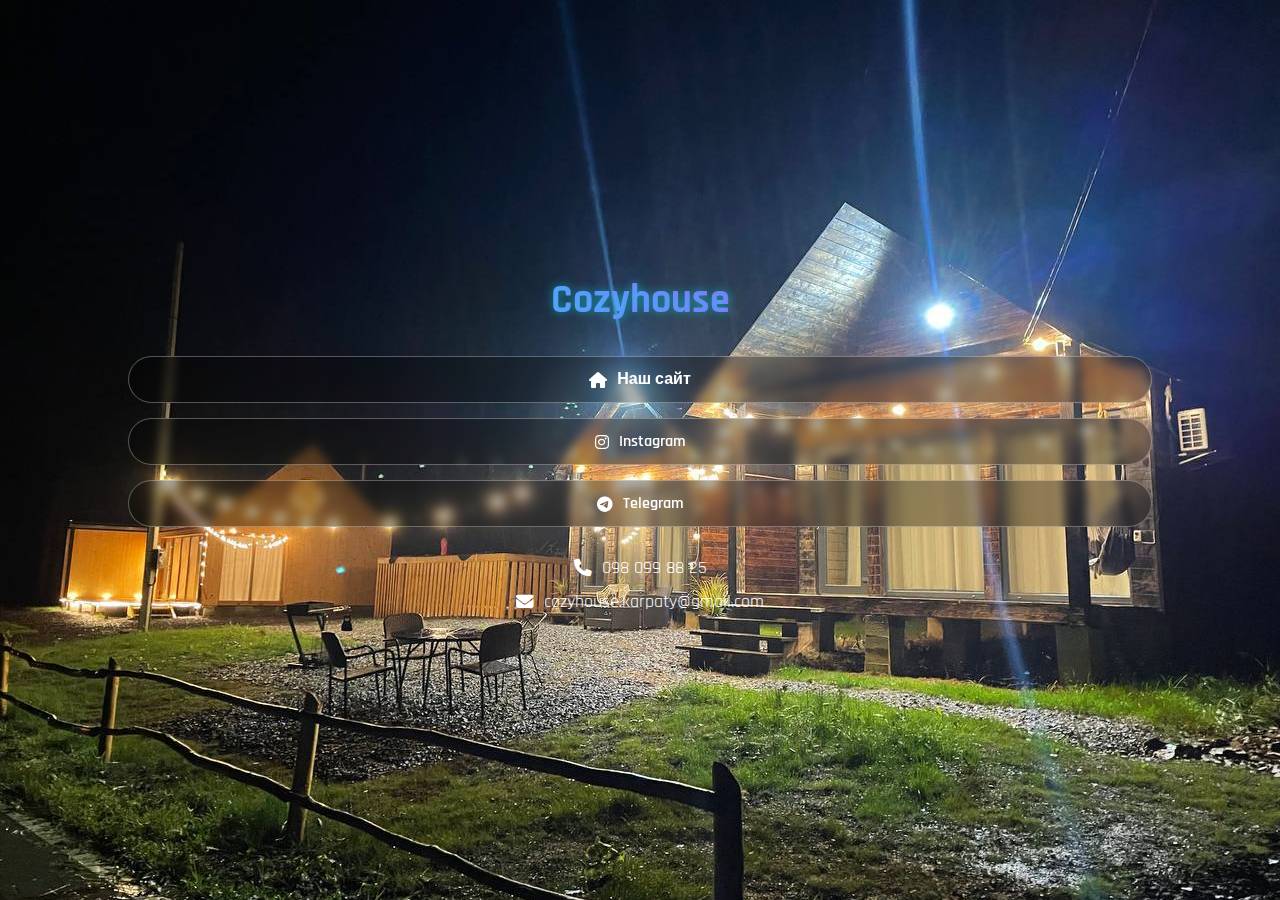
<file: index.html>
<!DOCTYPE html>
<html lang="uk">
<head>
    <meta charset="UTF-8">
    <meta name="viewport" content="width=device-width, initial-scale=1.0">
    <title>Cozyhouse | Зачарований світ</title>
    <link rel="stylesheet" href="https://cdnjs.cloudflare.com/ajax/libs/font-awesome/6.4.0/css/all.min.css">
    <style>
        :root {
            --glass: rgba(255, 255, 255, 0.15);
            --glass-border: rgba(255, 255, 255, 0.3);
            --neon-blue: #00f2ff;
            --neon-pink: #ff00f2;
            --bg-dark: #0a0a1a;
        }
        
        body {
            font-family: 'Rajdhani', sans-serif;
            background: var(--bg-dark);
            color: white;
            margin: 0;
            padding: 0;
            overflow-x: hidden;
            min-height: 100vh;
            perspective: 1000px;
        }
        
        .magic-container {
            position: relative;
            min-height: 100vh;
            display: flex;
            flex-direction: column;
            justify-content: center;
            align-items: center;
            overflow: hidden;
        }
        
        .glass-house {
            width: 300px;
            height: 250px;
            background: var(--glass);
            backdrop-filter: blur(10px);
            border: 2px solid var(--glass-border);
            border-radius: 20px;
            position: relative;
            margin: 100px auto;
            box-shadow: 
                0 0 30px var(--neon-blue),
                inset 0 0 20px rgba(0, 242, 255, 0.3);
            transform-style: preserve-3d;
            transition: transform 0.5s ease;
            z-index: 2;
            overflow: hidden;
        }
        
        .glass-roof {
            width: 0;
            height: 0;
            border-left: 160px solid transparent;
            border-right: 160px solid transparent;
            border-bottom: 100px solid var(--glass);
            position: absolute;
            top: -100px;
            left: -10px;
            backdrop-filter: blur(5px);
            border-bottom-color: rgba(0, 242, 255, 0.2);
            box-shadow: 0 0 20px var(--neon-blue);
            transform: translateZ(20px);
        }
        
        .window {
            position: absolute;
            background: linear-gradient(135deg, rgba(0,242,255,0.3), rgba(255,0,242,0.1));
            border: 2px solid var(--glass-border);
            border-radius: 10px;
            backdrop-filter: blur(5px);
        }
        
        .window::after {
            content: '';
            position: absolute;
            width: 100%;
            height: 100%;
            background: radial-gradient(circle at center, var(--neon-blue), transparent 70%);
            opacity: 0.3;
            animation: pulse 4s infinite alternate;
        }
        
        @keyframes pulse {
            0% { opacity: 0.1; }
            100% { opacity: 0.4; }
        }
        
        .window-1 {
            width: 80px;
            height: 60px;
            top: 50px;
            left: 30px;
        }
        
        .window-2 {
            width: 80px;
            height: 60px;
            top: 50px;
            right: 30px;
        }
        
        .door {
            width: 60px;
            height: 100px;
            background: linear-gradient(to bottom, rgba(255,255,255,0.2), transparent);
            position: absolute;
            bottom: 0;
            left: 50%;
            transform: translateX(-50%);
            border: 2px solid var(--glass-border);
            border-bottom: none;
            border-radius: 10px 10px 0 0;
            backdrop-filter: blur(3px);
        }
        
        .content {
            position: absolute;
            top: 50%;
            left: 50%;
            transform: translate(-50%, -50%);
            width: 80%;
            text-align: center;
            z-index: 10;
        }
        
        .logo {
            font-size: 2.5rem;
            font-weight: 700;
            background: linear-gradient(45deg, var(--neon-blue), var(--neon-pink));
            -webkit-background-clip: text;
            -webkit-text-fill-color: transparent;
            margin-bottom: 1rem;
            text-shadow: 0 0 10px rgba(0, 242, 255, 0.5);
        }
        
        .links {
            display: flex;
            flex-direction: column;
            gap: 15px;
            margin: 30px 0;
        }
        
        .link {
            display: flex;
            align-items: center;
            justify-content: center;
            gap: 10px;
            padding: 12px 20px;
            background: rgba(0, 0, 0, 0.3);
            border: 1px solid var(--glass-border);
            border-radius: 50px;
            text-decoration: none;
            color: white;
            font-weight: 600;
            transition: all 0.3s ease;
            backdrop-filter: blur(5px);
        }
        
        .link:hover {
            background: rgba(0, 242, 255, 0.2);
            box-shadow: 0 0 15px var(--neon-blue);
            transform: translateY(-3px);
        }
        
        .contact-info {
            margin-top: 20px;
            font-size: 1.1rem;
        }
        
        .contact-item {
            margin: 12px 0;
            display: flex;
            align-items: center;
            justify-content: center;
            gap: 10px;
        }
        
        /* Паралакс ефект */
        @media (min-width: 768px) {
            body {
                overflow-y: scroll;
                height: 100vh;
            }
            
            .glass-house {
                transform-origin: center;
            }
        }
        .section {
    background-image: url(./holovna.JPG);
    background-repeat: no-repeat;
    background-size: cover;
    background-position: center;
}
    </style>
    <link href="https://fonts.googleapis.com/css2?family=Rajdhani:wght@500;700&display=swap" rel="stylesheet">
</head>
<body>
    <section class="section">
    <div class="magic-container">
        <!-- <div class="glass-house">
            <div class="glass-roof"></div>
            <div class="window window-1"></div>
            <div class="window window-2"></div>
            <div class="door"></div> -->
            
            <div class="content">
                <div class="logo">Cozyhouse</div>
                
                <div class="links">
                    <a href="https://cozyhouse-slavsko.com" class="link" target="_blank">
                        <i class="fas fa-home"></i> Наш сайт
                    </a>
                    <a href="https://instagram.com/cozyhouse_karpaty" class="link" target="_blank">
                        <i class="fab fa-instagram"></i> Instagram
                    </a>
                    <a href="https://t.me/cozyhouse_slavske" class="link" target="_blank">
                        <i class="fab fa-telegram"></i> Telegram
                    </a>
                </div>
                
                <div class="contact-info">
                    <div class="contact-item">
                        <i class="fas fa-phone"></i> 098 099 88 25
                    </div>
                    <div class="contact-item">
                        <i class="fas fa-envelope"></i> cozyhouse.karpaty@gmail.com
                    </div>
                </div>
            </div>
        </div>
    </div>
    </section>
    
    <script>
        // Паралакс ефект
        document.addEventListener('mousemove', (e) => {
            const house = document.querySelector('.glass-house');
            const xAxis = (window.innerWidth / 2 - e.pageX) / 25;
            const yAxis = (window.innerHeight / 2 - e.pageY) / 25;
            house.style.transform = `rotateY(${xAxis}deg) rotateX(${yAxis}deg)`;
        });
    </script>
</body>
</html>
</file>
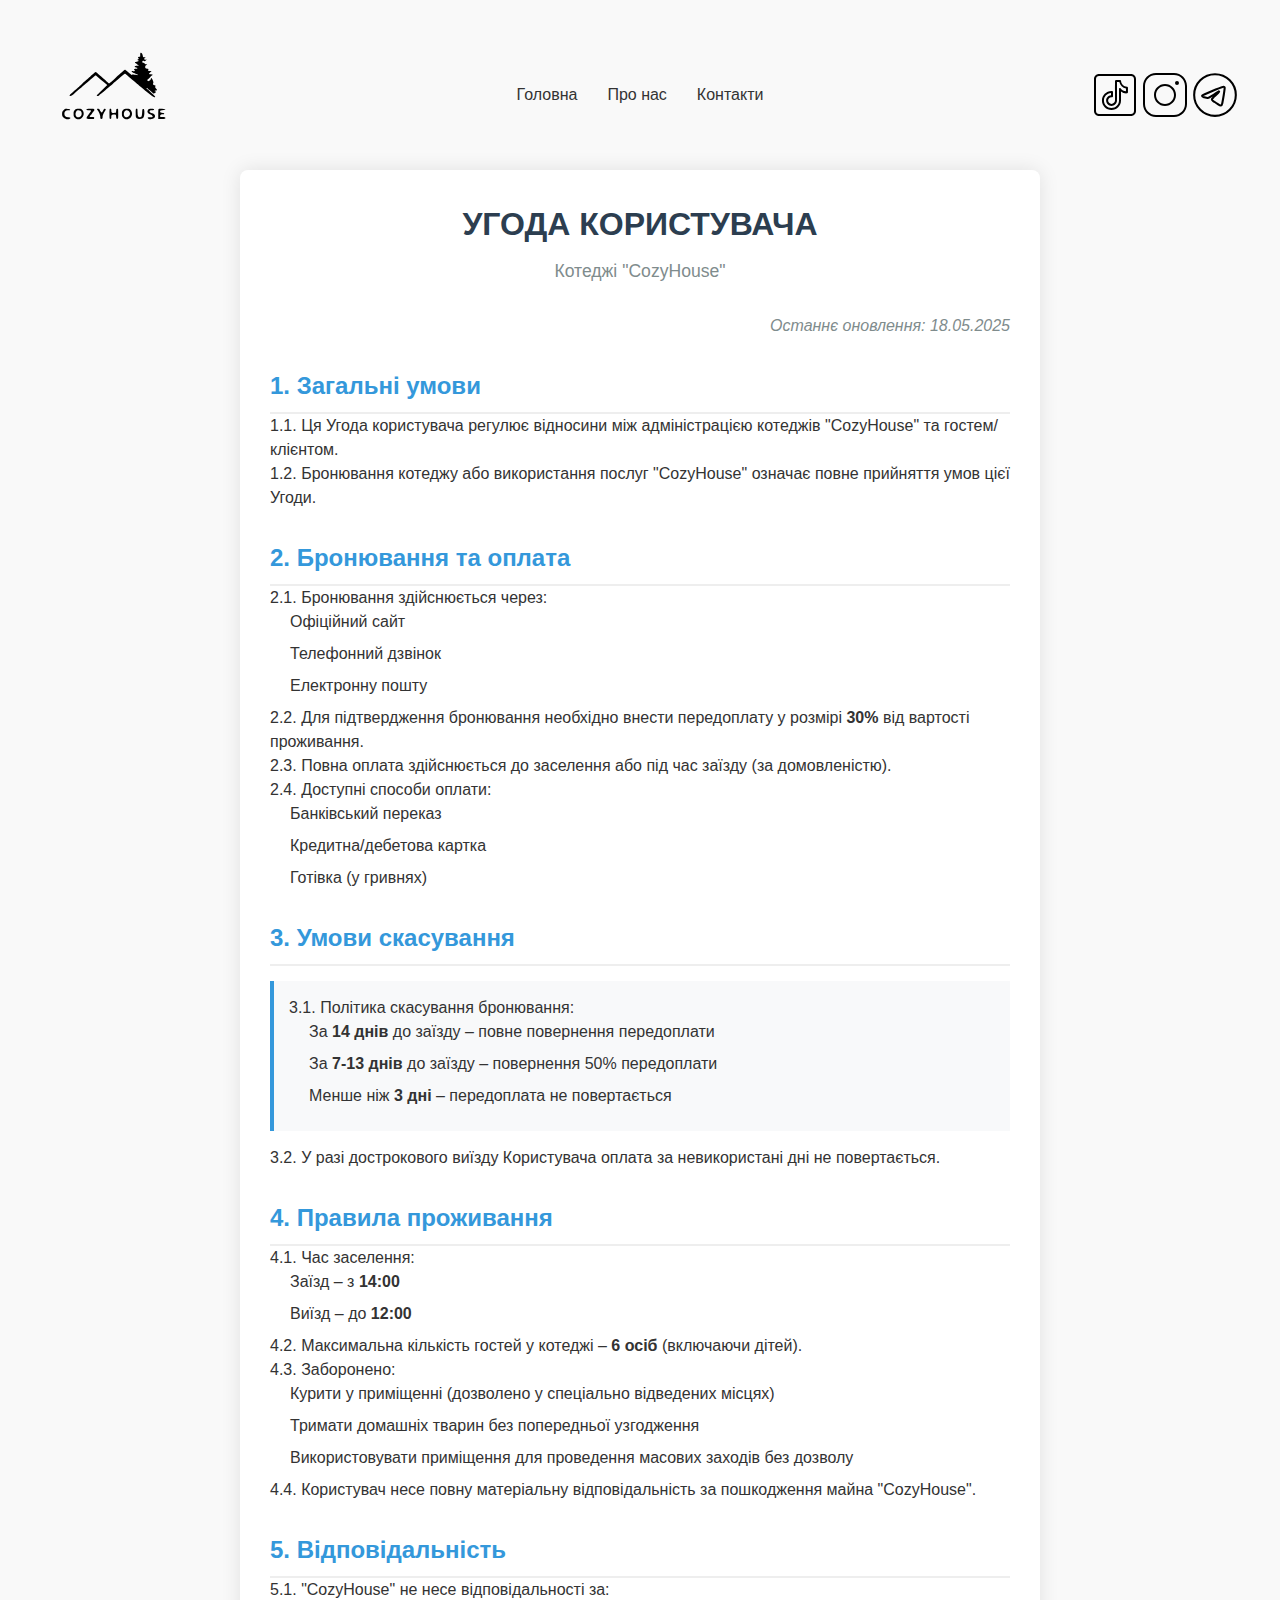
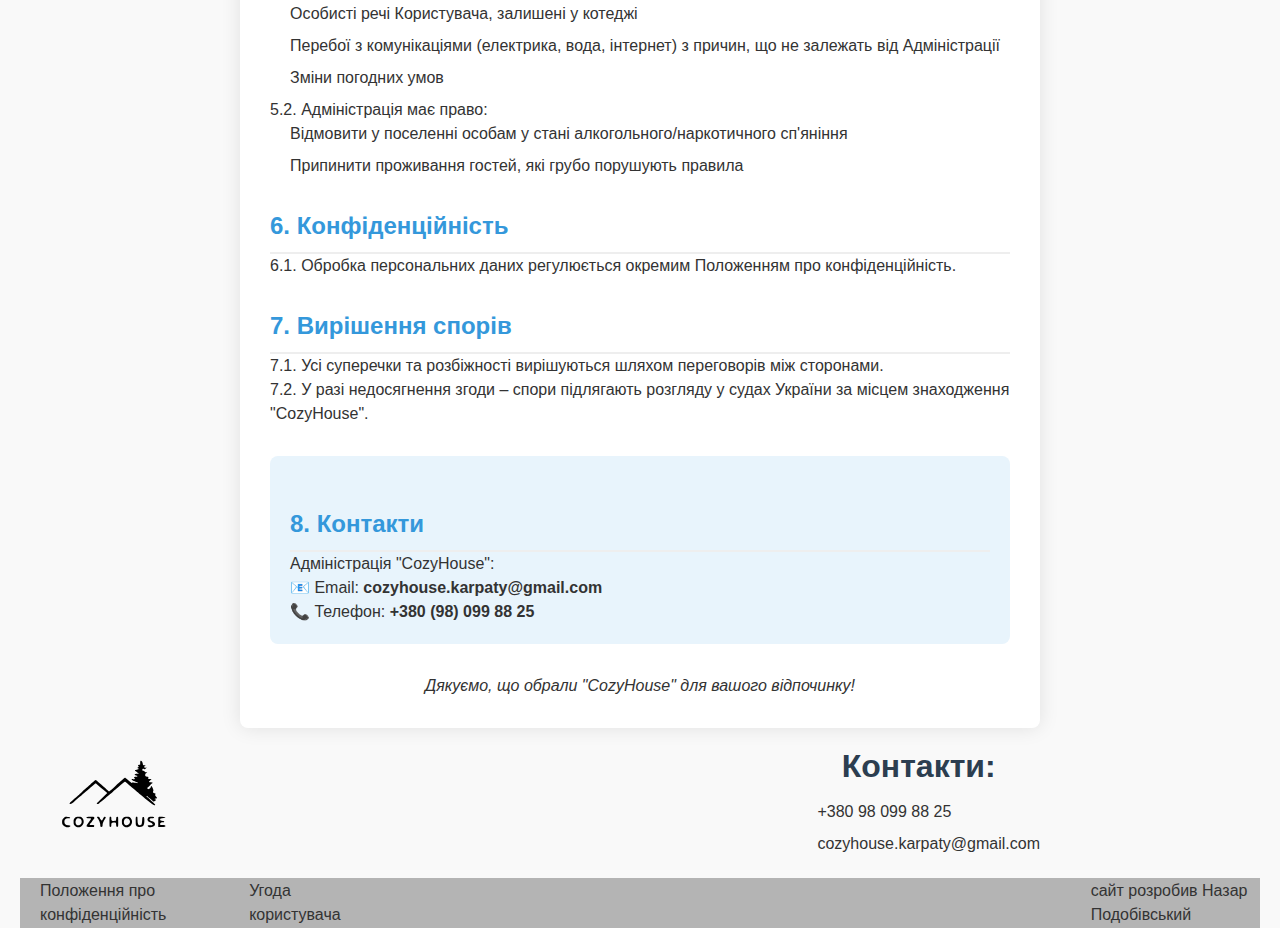
<file: uhoda-koristevakha.html>
<!DOCTYPE html>
<html lang="uk">
<head>
    <meta charset="UTF-8">
    <meta name="viewport" content="width=device-width, initial-scale=1.0">
    <title>Угода користувача - CozyHouse</title>
    <style>
        body {
            font-family: 'Segoe UI', Tahoma, Geneva, Verdana, sans-serif;
            line-height: 1.6;
            margin: 0;
            padding: 20px;
            color: #333;
            background-color: #f9f9f9;
        }
        .container {
            max-width: 800px;
            margin: 0 auto;
            background: white;
            padding: 30px;
            box-shadow: 0 0 20px rgba(0,0,0,0.1);
            border-radius: 8px;
        }
        h1 {
            color: #2c3e50;
            text-align: center;
            margin-bottom: 10px;
        }
        .subtitle {
            text-align: center;
            color: #7f8c8d;
            margin-bottom: 30px;
            font-size: 1.1em;
        }
        h2 {
            color: #3498db;
            margin-top: 30px;
            padding-bottom: 8px;
            border-bottom: 2px solid #eee;
        }
        h3 {
            color: #2c3e50;
            margin-top: 20px;
        }
        ul {
            padding-left: 20px;
        }
        li {
            margin-bottom: 8px;
        }
        .highlight {
            background-color: #f8f9fa;
            padding: 15px;
            border-left: 4px solid #3498db;
            margin: 15px 0;
        }
        .contact-box {
            background-color: #e8f4fc;
            padding: 20px;
            border-radius: 8px;
            margin-top: 30px;
        }
        .update-date {
            text-align: right;
            font-style: italic;
            color: #7f8c8d;
            margin-bottom: 30px;
        }
        @media (max-width: 600px) {
            .container {
                padding: 15px;
            }
            h1 {
                font-size: 1.5em;
            }
        }
    </style>
     <link rel="icon" href="./img/favicon.png" type="image/x-icon">
    <link rel="stylesheet" href="./style.css">
    <link rel="stylesheet" href="./reset.css">
</head>
<body>
     
    <header class="header">
        <div class="header-logo">
            <a href="https://cozyhouse-slavsko.com/"><img class="img-logo" src="./img/logo-cozyhouse-home.svg" alt="Лого"></a>
        </div>
        
        <nav class="header-nav" id="header">
            <ul>
                <li><a href="#header">Головна</a></li>
                <li><a href="#house">Про нас</a></li>
                <li><a href="#foter">Контакти</a></li>
            </ul>
        </nav>
        <ul class="logo-mereres">
           <a href="https://www.tiktok.com/@cozy.house_karpaty"> <img  class="logo-mereres-img" src="./img/tt.svg" alt=""></a>
           <a href="https://www.instagram.com/cozyhouse_karpaty/"> <img class="logo-mereres-img" src="./img/inst.svg" alt=""></a>
           <a href="https://t.me/cozyhouse_slavske"> <img class="logo-mereres-img" src="./img/tg.svg" alt=""></a>
        </ul>
    </header>
    <div class="container">
        <h1>УГОДА КОРИСТУВАЧА</h1>
        <div class="subtitle">Котеджі "CozyHouse"</div>
        
        <div class="update-date">Останнє оновлення: 18.05.2025</div>

        <h2>1. Загальні умови</h2>
        <p>1.1. Ця Угода користувача  регулює відносини між адміністрацією котеджів "CozyHouse"  та гостем/клієнтом.</p>
        <p>1.2. Бронювання котеджу або використання послуг "CozyHouse" означає повне прийняття умов цієї Угоди.</p>

        <h2>2. Бронювання та оплата</h2>
        <p>2.1. Бронювання здійснюється через:</p>
        <ul>
            <li>Офіційний сайт</li>
            <li>Телефонний дзвінок</li>
            <li>Електронну пошту</li>
        </ul>
        <p>2.2. Для підтвердження бронювання необхідно внести передоплату у розмірі <strong>30%</strong> від вартості проживання.</p>
        <p>2.3. Повна оплата здійснюється до заселення або під час заїзду (за домовленістю).</p>
        <p>2.4. Доступні способи оплати:</p>
        <ul>
            <li>Банківський переказ</li>
            <li>Кредитна/дебетова картка</li>
            <li>Готівка (у гривнях)</li>
        </ul>

        <h2>3. Умови скасування</h2>
        <div class="highlight">
            <p>3.1. Політика скасування бронювання:</p>
            <ul>
                <li>За <strong>14 днів</strong> до заїзду – повне повернення передоплати</li>
                <li>За <strong>7-13 днів</strong> до заїзду – повернення 50% передоплати</li>
                <li>Менше ніж <strong>3 дні</strong> – передоплата не повертається</li>
            </ul>
        </div>
        <p>3.2. У разі дострокового виїзду Користувача оплата за невикористані дні не повертається.</p>

        <h2>4. Правила проживання</h2>
        <p>4.1. Час заселення:</p>
        <ul>
            <li>Заїзд – з <strong>14:00</strong></li>
            <li>Виїзд – до <strong>12:00</strong></li>
        </ul>
        <p>4.2. Максимальна кількість гостей у котеджі – <strong>6 осіб</strong> (включаючи дітей).</p>
        <p>4.3. Заборонено:</p>
        <ul>
            <li>Курити у приміщенні (дозволено у спеціально відведених місцях)</li>
            <li>Тримати домашніх тварин без попередньої узгодження</li>
           
            <li>Використовувати приміщення для проведення масових заходів без дозволу</li>
        </ul>
        <p>4.4. Користувач несе повну матеріальну відповідальність за пошкодження майна "CozyHouse".</p>

        <h2>5. Відповідальність</h2>
        <p>5.1. "CozyHouse" не несе відповідальності за:</p>
        <ul>
            <li>Особисті речі Користувача, залишені у котеджі</li>
            <li>Перебої з комунікаціями (електрика, вода, інтернет) з причин, що не залежать від Адміністрації</li>
            <li>Зміни погодних умов</li>
        </ul>
        <p>5.2. Адміністрація має право:</p>
        <ul>
            <li>Відмовити у поселенні особам у стані алкогольного/наркотичного сп'яніння</li>
            <li>Припинити проживання гостей, які грубо порушують правила</li>
        </ul>

        <h2>6. Конфіденційність</h2>
        <p>6.1. Обробка персональних даних регулюється окремим <a href="privacy-policy.html">Положенням про конфіденційність</a>.</p>

        <h2>7. Вирішення спорів</h2>
        <p>7.1. Усі суперечки та розбіжності вирішуються шляхом переговорів між сторонами.</p>
        <p>7.2. У разі недосягнення згоди – спори підлягають розгляду у судах України за місцем знаходження "CozyHouse".</p>

        <div class="contact-box">
            <h2>8. Контакти</h2>
            <p>Адміністрація "CozyHouse":</p>
            <p>📧 Email: <strong>cozyhouse.karpaty@gmail.com</strong></p>
            <p>📞 Телефон: <strong>+380 (98) 099 88 25 </strong></p>
            
            
        </div>

        <p style="margin-top: 30px; font-style: italic; text-align: center;">
            Дякуємо, що обрали "CozyHouse" для вашого відпочинку!
        </p>
    </div>
        <header class="header">
        <div class="header-logo">
            <a href="https://cozyhouse-slavsko.com/"><img class="img-logo" src="./img/logo-cozyhouse-home.svg" alt="Лого"></a>
        </div>
        
        <nav class="foter-nav" id="foter">
            <h1 class="header-logo">Контакти:</h1>
            <ul>
                <li><a href="tel:+380980998825">+380 98 099 88 25</a></li>
                <li><a href="mailto:cozyhouse.karpaty@gmail.com">cozyhouse.karpaty@gmail.com</a></li>
            </ul>
        </nav>
        
    </header>
    <footer class="footer-two">
        <a href="./uhoda.html">Положення про конфіденційність</a>
        <a href="./uhoda-koristevakha.html">Угода користувача</a>
        <a class="rozrobnik" href="">сайт розробив Назар Подобівський</a>
    </footer>
</body>
</html>
</file>
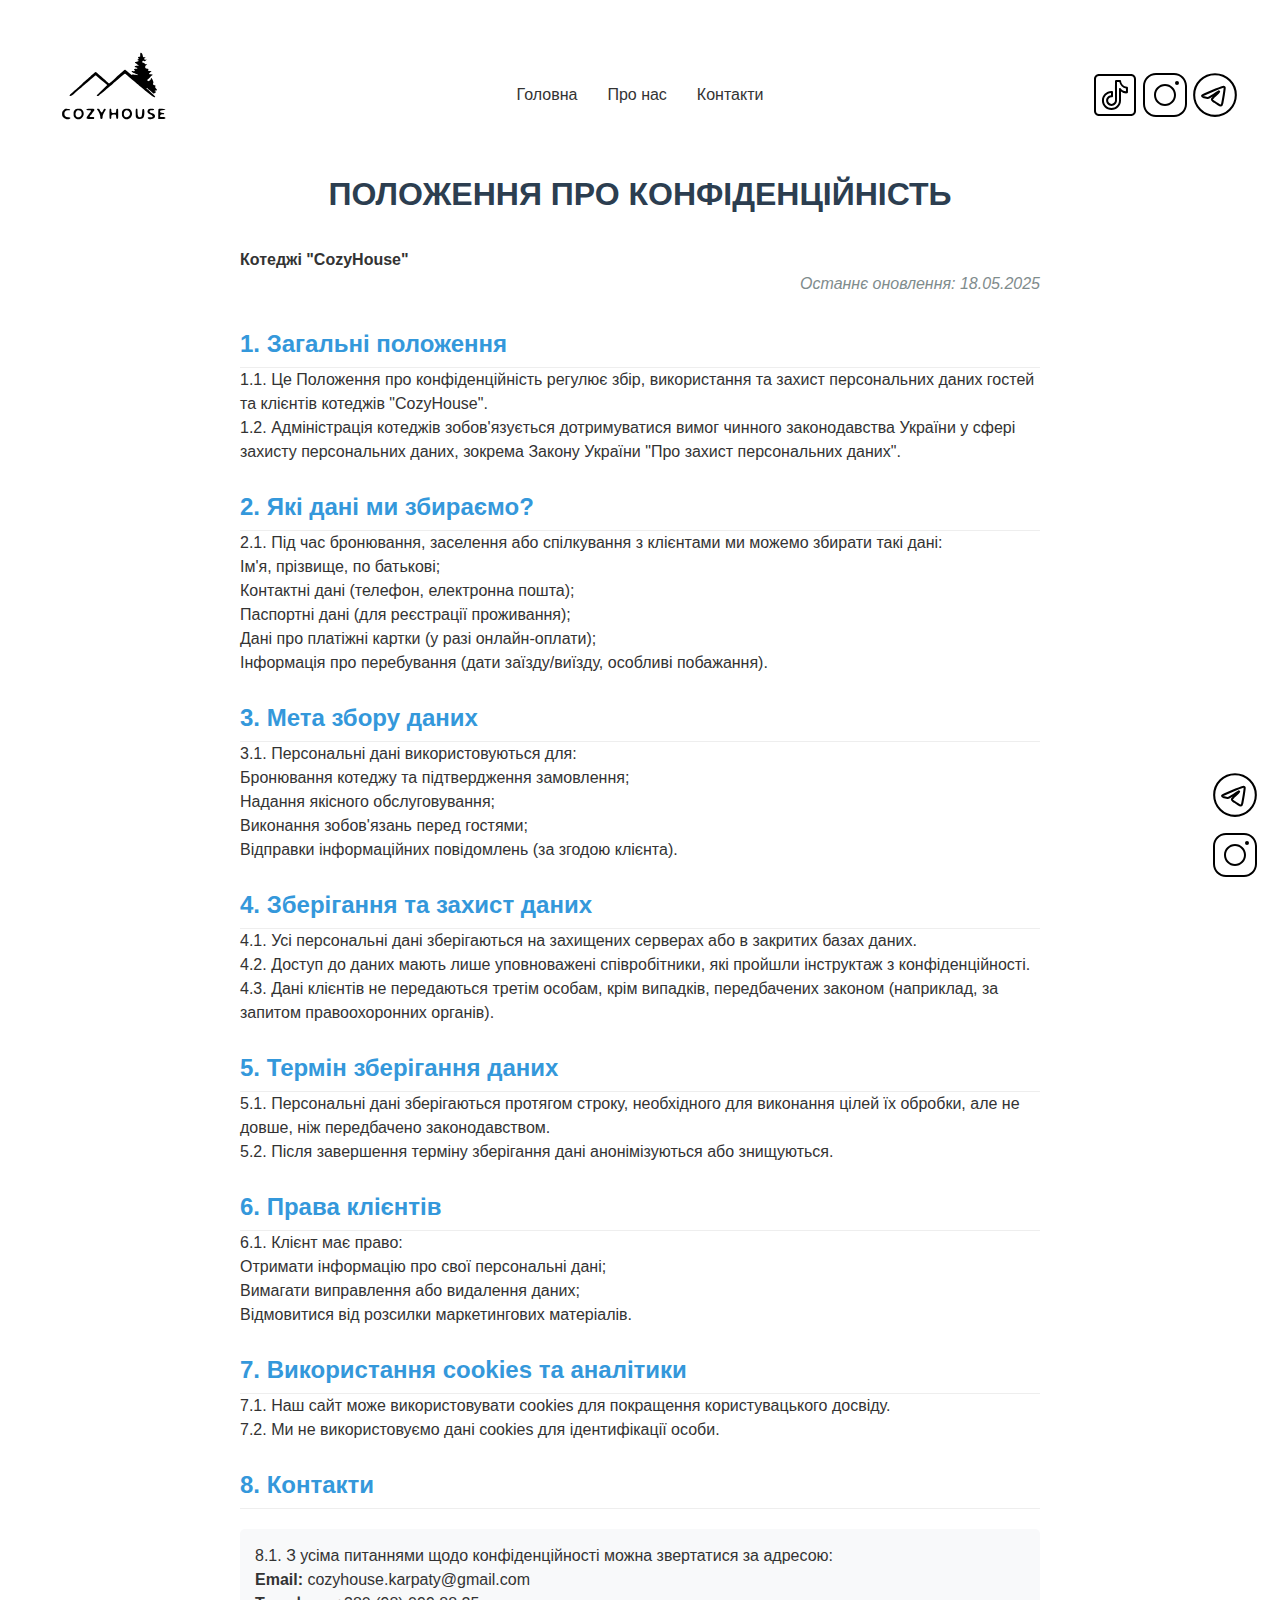
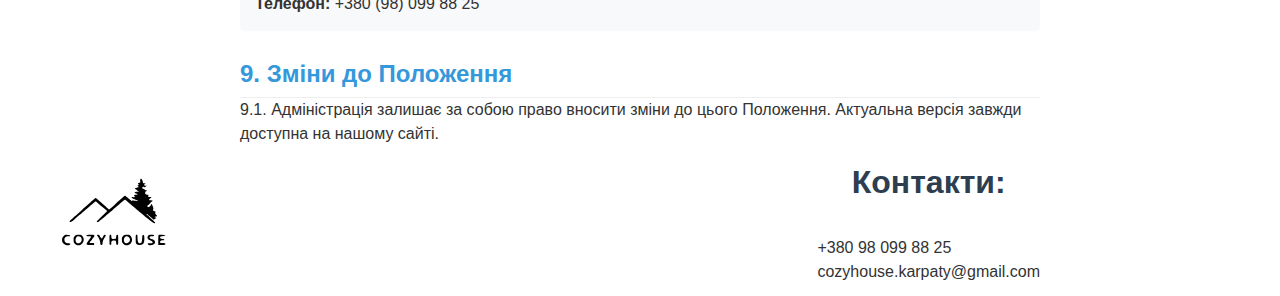
<file: uhoda.html>
<!DOCTYPE html>
<html lang="uk">
<head>

    <meta charset="UTF-8">
    <meta name="viewport" content="width=device-width, initial-scale=1.0">
     <link rel="icon" href="./img/favicon.png" type="image/x-icon">
    <title>Політика конфіденційності - CozyHouse</title>
    <style>
        body {
            font-family: Arial, sans-serif;
            line-height: 1.6;
            margin: 0;
            padding: 20px;
            color: #333;
        }
        .container {
            max-width: 800px;
            margin: 0 auto;
        }
        h1 {
            color: #2c3e50;
            text-align: center;
            margin-bottom: 30px;
        }
        h2 {
            color: #3498db;
            margin-top: 25px;
            border-bottom: 1px solid #eee;
            padding-bottom: 5px;
        }
        .last-update {
            text-align: right;
            font-style: italic;
            color: #7f8c8d;
            margin-bottom: 30px;
        }
        .contact-info {
            background-color: #f8f9fa;
            padding: 15px;
            border-radius: 5px;
            margin-top: 20px;
        }
    </style>
    <link rel="stylesheet" href="./style.css">
    <link rel="stylesheet" href="./reset.css">
</head>
<body>
        <header class="header">
        <div class="header-logo">
            <a href="https://cozyhouse-slavsko.com/"><img class="img-logo" src="./img/logo-cozyhouse-home.svg" alt="Лого"></a>
        </div>
        
        <nav class="header-nav" id="header">
            <ul>
                <li><a href="#header">Головна</a></li>
                <li><a href="#house">Про нас</a></li>
                <li><a href="#foter">Контакти</a></li>
            </ul>
        </nav>
        <ul class="logo-mereres">
           <a href="https://www.tiktok.com/@cozy.house_karpaty"> <img  class="logo-mereres-img" src="./img/tt.svg" alt=""></a>
           <a href="https://www.instagram.com/cozyhouse_karpaty/"> <img class="logo-mereres-img" src="./img/inst.svg" alt=""></a>
           <a href="https://t.me/cozyhouse_slavske"> <img class="logo-mereres-img" src="./img/tg.svg" alt=""></a>
        </ul>
    </header>
    <div class="container">
        <h1>ПОЛОЖЕННЯ ПРО КОНФІДЕНЦІЙНІСТЬ</h1>
        <p><strong>Котеджі "CozyHouse"</strong></p>
        
        <div class="last-update">Останнє оновлення: 18.05.2025</div>

        <h2>1. Загальні положення</h2>
        <p>1.1. Це Положення про конфіденційність регулює збір, використання та захист персональних даних гостей та клієнтів котеджів "CozyHouse".</p>
        <p>1.2. Адміністрація котеджів зобов'язується дотримуватися вимог чинного законодавства України у сфері захисту персональних даних, зокрема Закону України "Про захист персональних даних".</p>

        <h2>2. Які дані ми збираємо?</h2>
        <p>2.1. Під час бронювання, заселення або спілкування з клієнтами ми можемо збирати такі дані:</p>
        <ul>
            <li>Ім'я, прізвище, по батькові;</li>
            <li>Контактні дані (телефон, електронна пошта);</li>
            <li>Паспортні дані (для реєстрації проживання);</li>
            <li>Дані про платіжні картки (у разі онлайн-оплати);</li>
            <li>Інформація про перебування (дати заїзду/виїзду, особливі побажання).</li>
        </ul>

        <h2>3. Мета збору даних</h2>
        <p>3.1. Персональні дані використовуються для:</p>
        <ul>
            <li>Бронювання котеджу та підтвердження замовлення;</li>
            <li>Надання якісного обслуговування;</li>
            <li>Виконання зобов'язань перед гостями;</li>
            <li>Відправки інформаційних повідомлень (за згодою клієнта).</li>
        </ul>

        <h2>4. Зберігання та захист даних</h2>
        <p>4.1. Усі персональні дані зберігаються на захищених серверах або в закритих базах даних.</p>
        <p>4.2. Доступ до даних мають лише уповноважені співробітники, які пройшли інструктаж з конфіденційності.</p>
        <p>4.3. Дані клієнтів не передаються третім особам, крім випадків, передбачених законом (наприклад, за запитом правоохоронних органів).</p>

        <h2>5. Термін зберігання даних</h2>
        <p>5.1. Персональні дані зберігаються протягом строку, необхідного для виконання цілей їх обробки, але не довше, ніж передбачено законодавством.</p>
        <p>5.2. Після завершення терміну зберігання дані анонімізуються або знищуються.</p>

        <h2>6. Права клієнтів</h2>
        <p>6.1. Клієнт має право:</p>
        <ul>
            <li>Отримати інформацію про свої персональні дані;</li>
            <li>Вимагати виправлення або видалення даних;</li>
            <li>Відмовитися від розсилки маркетингових матеріалів.</li>
        </ul>

        <h2>7. Використання cookies та аналітики</h2>
        <p>7.1. Наш сайт може використовувати cookies для покращення користувацького досвіду.</p>
        <p>7.2. Ми не використовуємо дані cookies для ідентифікації особи.</p>

        <h2>8. Контакти</h2>
        <div class="contact-info">
            <p>8.1. З усіма питаннями щодо конфіденційності можна звертатися за адресою:</p>
            <p><strong>Email:</strong> cozyhouse.karpaty@gmail.com</p>
            <p><strong>Телефон:</strong> +380 (98) 099 88 25 </p>
        </div>

        <h2>9. Зміни до Положення</h2>
        <p>9.1. Адміністрація залишає за собою право вносити зміни до цього Положення. Актуальна версія завжди доступна на нашому сайті.</p>
    </div>
    <header class="header">
        <div class="header-logo">
            <a href="https://cozyhouse-slavsko.com/"><img class="img-logo" src="./img/logo-cozyhouse-home.svg" alt="Лого"></a>
        </div>
        
        <nav class="foter-nav" id="foter">
            <h1 class="header-logo">Контакти:</h1>
            <ul>
                <li><a href="tel:+380980998825">+380 98 099 88 25</a></li>
                <li><a href="mailto:cozyhouse.karpaty@gmail.com">cozyhouse.karpaty@gmail.com</a></li>
            </ul>
        </nav>
        
    </header>
    
    <div class="social-fixed">
        <a href="https://t.me/cozyhouse_slavske"><img src="./img/tg.svg" alt="" class="img-mesenger"></a>
        <a href="https://www.instagram.com/cozyhouse_karpaty/"><img src="./img/inst.svg" alt="" class="img-mesenger"></a>
    </div>
</body>
</html>
</file>
<file: style.css>
/* Основні стилі */
        * {
            box-sizing: border-box;
            margin: 0;
            padding: 0;
        }
        
        body {
            font-family: Arial, sans-serif;
            line-height: 1.6;
            color: #333;
        }
        
        /* Хедер */
        .header {
            display: flex;
            align-items: center;
            width: 100%;
            height: 150px;
            padding: 0 20px;
        }
        
        .header-logo {
            margin-right: auto;
        }
        
        .img-logo {
            width: 150px;
            height: 150px;
        }
      
       .wait{
        display: flex;
            align-items: center;
            justify-content: center;
            height: 50px;
       }
        .wait-title{
            color: white;
            font-size: 1px;
            
        }
        
        .header-nav {
            display: flex;
            align-items: center;
            justify-content: center;
            position: absolute;
            left: 50%;
            transform: translateX(-50%);
        }
        
        .header-nav ul {
            display: flex;
            list-style: none;
            padding: 0;
            margin: 0;
        }
        
        .header-nav li {
            margin: 0 15px;
        }
        
        /* Резерв */
        .reserve {
            display: flex;
            flex-direction: column;
            align-items: center;
            justify-content: center;
            gap: 15px;
            width: 100%;
            min-height: 350px;
            border: 1px solid #ddd;
            background-image: url(./img/ozero-zezerve.jpg);
              background-repeat: no-repeat;
              background-size: cover;
        }
        .logo-reserve{
            width: 300px;
            height: 100px;
            
        }
        .logo-slavsko{
            position: relative;
            bottom: 25px;
            left: 65px;
            color: white;
        }
        
        .reserve-name {
            font-family: "JetBrains Mono", monospace;
            font-optical-sizing: auto;
            font-weight: weight;
            font-style: normal;
            margin: 0;
        }
        
        .reserve-button {
            padding: 8px 20px;
            background: #010101;
            color: white;
            border: none;
            border-radius: 4px;
            cursor: pointer;
        }
        
        .reserve-name-two {
            font-size: 10px;
            position: relative;
            bottom: 20px;
        }
        
        /* Будинки */
        .house {
            width: 100%;
        }
        
        .house-info {
            display: flex;
            align-items: center;
            justify-content: center;
            gap: 20px;
            flex-wrap: wrap;
        }
        
        .house-logo {
            display: flex;
            align-items: center;
            justify-content: center;
            padding-top: 36px;
        }
        
        .house-one {
            border: 1px solid #000;
            padding: 20px;
            border-radius: 8px;
            width: 313px;
            height: px;
            cursor: pointer;
        }
        
        .house-one-img {
            width: 305px;
            height: 215px;
            object-fit: cover;
        }
        
        .house-one-title {
            font-size: 20px;
            color: rgb(130, 99, 20);
        }
        
        .house-button {
            padding: 8px 25px;
            background: #010101;
            color: white;
            border: none;
            border-radius: 4px;
            cursor: pointer;
            position: relative;
           
        }
        
        .house-buy {
            font-size: 25px;
            padding-top: 10px;
            
        }
        .services-img{
            width: 300px;
            height: 400px;
            
        }
        .services-imeg{
            border-radius: 20px;
            width: 300px;
            height: 400px;
            
        }
        .services-conteiner{
            display: flex;
            align-items: center;
            justify-content: center;
            gap: 50px;
            padding-top: 40px;
        }
        .services-img-title{
            display: flex;
            align-items: center;
            justify-content: center;
            position: relative;
            bottom: 330px;
            color: white;
        }
         .services-img-txt{
            display: flex;
            align-items: center;
            justify-content: center;
            position: relative;
            bottom: 325px;
            color: rgb(255, 255, 255);
            width: 200px;
            font-size: 20px;
            display: flex;
            flex-direction: column;
            align-items: center;
            justify-content: center;
            text-align: center;
            margin: 0 auto;
            padding: 0 15px;
            max-width: 80%;
            box-sizing: border-box;

        }
        
        /* Галерея */
        .gallery-overlay {
            display: none;
            position: fixed;
            top: 0;
            left: 0;
            width: 100%;
            height: 100%;
            background-color: rgba(0, 0, 0, 0.9);
            z-index: 1000;
            align-items: center;
            justify-content: center;
        }
        
        .gallery-container {
            position: relative;
            max-width: 90%;
            max-height: 90%;
        }
        
        .gallery-main-img {
            max-width: 100%;
            max-height: 80vh;
            display: block;
            margin: 0 auto;
        }
        
        .gallery-thumbnails {
            display: flex;
            justify-content: center;
            margin-top: 15px;
            flex-wrap: wrap;
        }
        
        .gallery-thumbnail {
            width: 80px;
            height: 60px;
            margin: 5px;
            cursor: pointer;
            object-fit: cover;
            opacity: 0.7;
            transition: opacity 0.3s;
        }
        
        .gallery-thumbnail:hover, .gallery-thumbnail.active {
            opacity: 1;
        }
        
        .gallery-close {
            position: absolute;
            top: 15px;
            right: 15px;
            color: white;
            font-size: 30px;
            cursor: pointer;
        }
        
        .gallery-nav {
            position: absolute;
            top: 50%;
            transform: translateY(-50%);
            color: white;
            font-size: 30px;
            cursor: pointer;
            background: rgba(0, 0, 0, 0.5);
            padding: 10px 15px;
            border-radius: 50%;
        }
        
        .gallery-prev {
            left: 15px;
        }
        
        .gallery-next {
            right: 15px;
        }
        
        /* Інші стилі */
        .map {
            display: flex;
            align-items: center;
            justify-content: center;
            padding-top: 100px;
        }
        
        .foter-nav {
            padding-right: 200px;
        }
        
        .faq-container {
            display: flex;
            width: 100%;
            max-width: 1200px;
            margin: 0 auto;
            gap: 20px;
        }
        
        .map {
            width: 50%;
            position: sticky;
            top: 20px;
            align-self: flex-start;
        }
        
        .map iframe {
            width: 100%;
            height: 450px;
            border: none;
            border-radius: 8px;
        }
        
        .faq {
            padding-top: 80px;
            width: 50%;
        }
        
        .faq-title {
            text-align: center;
            font-size: 32px;
            margin-bottom: 30px;
            color: #333;
        }
        
        .faq-item {
            border-bottom: 1px solid #e0e0e0;
            padding: 20px 0;
        }
        
        .faq-question {
            display: flex;
            justify-content: space-between;
            align-items: center;
            cursor: pointer;
            font-size: 18px;
            font-weight: bold;
            color: #222;
        }
        
        .faq-toggle {
            font-size: 24px;
            transition: transform 0.3s;
        }
        
        .faq-answer {
            max-height: 0;
            overflow: hidden;
            transition: max-height 0.3s ease-out;
            padding-left: 20px;
            color: #555;
            line-height: 1.5;
        }
        
        .faq-item.active .faq-toggle {
            transform: rotate(45deg);
        }
        
        .faq-item.active .faq-answer {
            max-height: 200px;
            padding-top: 10px;
        }
        
        .services-title {
            display: flex;
            align-items: center;
            justify-content: center;
        }
        
        .services {
            align-items: center;
            justify-content: center;
        }
        
        .services-text {
            font-size: 20px;
            display: flex;
            flex-direction: column;
            align-items: center;
            justify-content: center;
            text-align: center;
            margin: 0 auto;
            padding: 0 15px;
            max-width: 80%;
            box-sizing: border-box;
        }
        
        .services-section {
            position: relative;
            top: 36px;
        }
        
        .img-mesenger {
            width: 50px;
            height: 50px;
            transition: transform 0.3s;
        }
        
        .img-mesenger:hover {
            transform: scale(1.1);
        }
        
        .social-fixed {
            position: fixed;
            right: 20px;
            bottom: 20px;
            display: flex;
            flex-direction: column;
            gap: 10px;
            z-index: 1000;
        }
        .logo-mereres-img{
            width: 50px;
            height: 50px;
        }
        .logo-mereres{
            display: flex;
           
            
        }
        .footer-two{
            display: flex;
            justify-content: baseline;
            align-items: center;
            gap: 50px;
            background-color: #b4b4b4;
            width: 100%;
            height: 50px;
            padding-left: 20px;
        }
        .rozrobnik{
           padding-left: 700px;
        }
        
       
         @media (max-width: 768px) {
            .header {
                height: auto;
                padding: 15px 10px;
                flex-direction: column;
            }
            
            .header-logo {
                margin-right: 0;
                margin-bottom: 15px;
                width: 100%;
                text-align: center;
                display: flex;
                align-items: center;
                justify-content: center;
            }
            
            .header-nav {
                position: static;
                left: auto;
                transform: none;
                width: 100%;
                margin: 10px 0;
            }
            
            .header-nav ul {
                flex-direction: column;
                align-items: center;
            }
            
            .header-nav li {
                margin: 5px 0;
            }
            
            .faq-container {
                flex-direction: column;
            }
            
            .map, .faq {
                width: 100%;
            }
            
            .map {
                position: static;
                margin-bottom: 30px;
            }
            
            .house-info {
                flex-direction: column;
                gap: 30px;
            }
            
            .house-one {
                width: 90%;
                height: auto;
                padding: 15px;
            }
            
            .house-one-img {
                width: 100%;
                height: auto;
            }
            .house-button{
                position: relative;
                
            }
            
            .foter-nav {
                padding-right: 0;
                text-align: center;
            }
            
            .gallery-nav {
                font-size: 20px;
                padding: 5px 10px;
            }
            
            .gallery-thumbnail {
                width: 60px;
                height: 45px;
            }
        }
        
        @media (max-width: 425px) {
            
            .house-one-title {
                font-size: 18px;
            }
            
            .house-buy {
                font-size: 20px;
            }
            
            .reserve-name {
                font-size: 24px;
            }
          
           
        
     }
     .services-conteiner {
    display: flex;
    flex-wrap: wrap; /* Дозволяє переносити елементи */
    gap: 50px;
    padding-top: 40px;
    justify-content: center;
}

/* На мобільній версії змінюємо напрямок на колонку */
@media (max-width: 768px) {
    .services-conteiner {
        flex-direction: column;
        gap: 20px; /* Менший відступ на мобільних */
    }
}
/* Планшетна версія (768px - 1024px) */
@media (max-width: 1024px) {
    .footer-two {
        gap: 30px;
        padding-left: 15px;
        height: 45px;
    }
    
    .rozrobnik {
        padding-left: 400px;
    }
}

/* Мобільна версія (до 767px) */
@media (max-width: 767px) {
    .footer-two {
        flex-direction: column;
        justify-content: center;
        gap: 10px;
        height: auto;
        padding: 15px 10px;
        text-align: center;
    }
    
    .rozrobnik {
        padding-left: 0;
        
        margin-bottom: 10px;
    }
    
    
    
}
</file>
